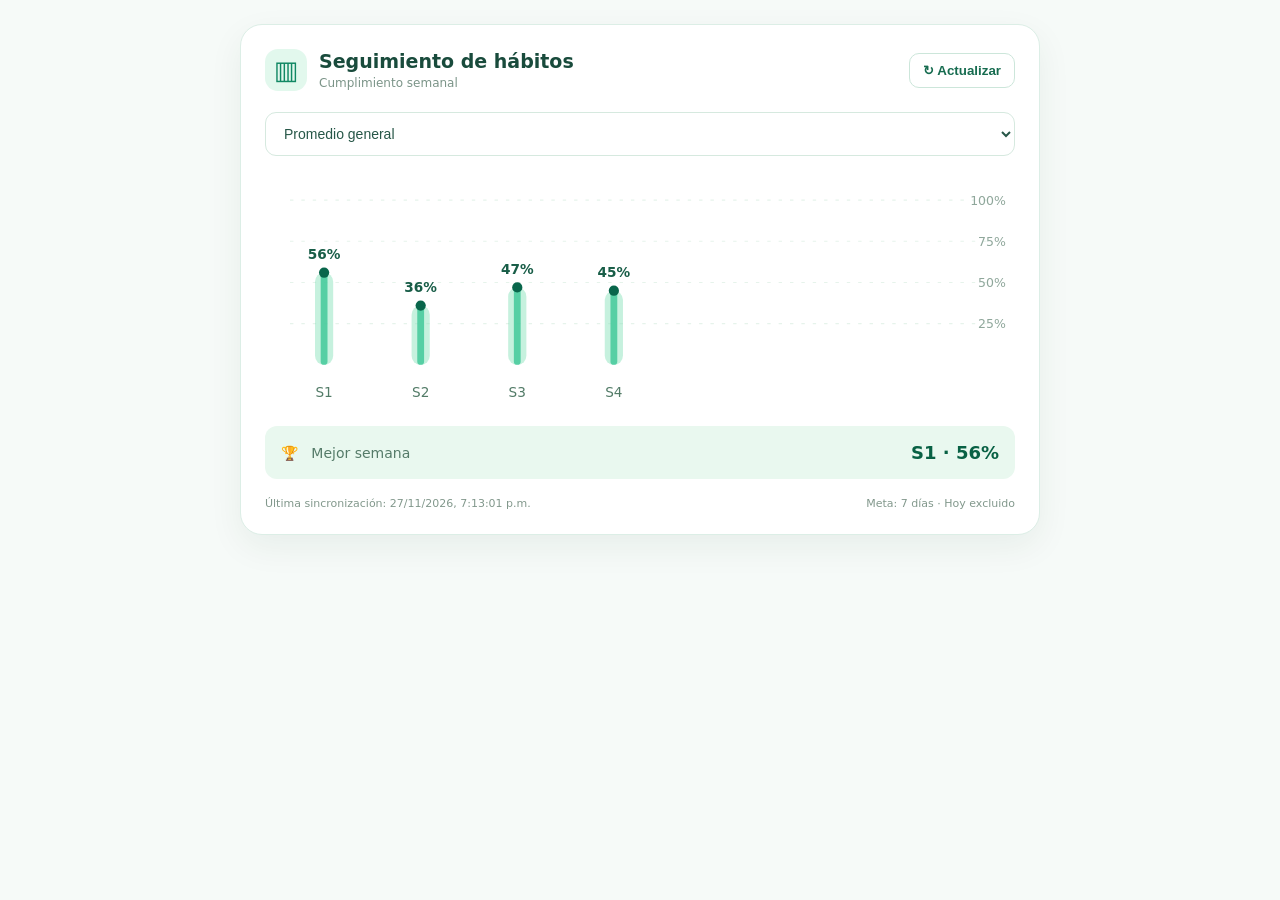
<file: index.html>
<!doctype html>
<html lang="es"><head><meta charset="utf-8"><meta name="viewport" content="width=device-width,initial-scale=1"><title>Seguimiento de hábitos</title><link rel="stylesheet" href="./style.css"></head>
<body><main class="widget">
<header><div class="brand"><span class="brand-icon">▥</span><div><h1>Seguimiento de hábitos</h1><p>Cumplimiento semanal</p></div></div><button id="refresh" type="button" title="Consultar el último archivo sincronizado">↻ Actualizar</button></header>
<label class="sr-only" for="habit">Seleccionar hábito</label><select id="habit"></select>
<div class="chart-area"><svg id="chart" viewBox="0 0 660 220" role="img" aria-label="Porcentajes de cumplimiento por semana"></svg></div>
<div class="best"><span>🏆 &nbsp; Mejor semana</span><strong id="best">Sin datos</strong></div>
<footer><span id="status">Esperando primera sincronización</span><span>Meta: 7 días · Hoy excluido</span></footer>
</main><script src="./script.js"></script></body></html>
</file>
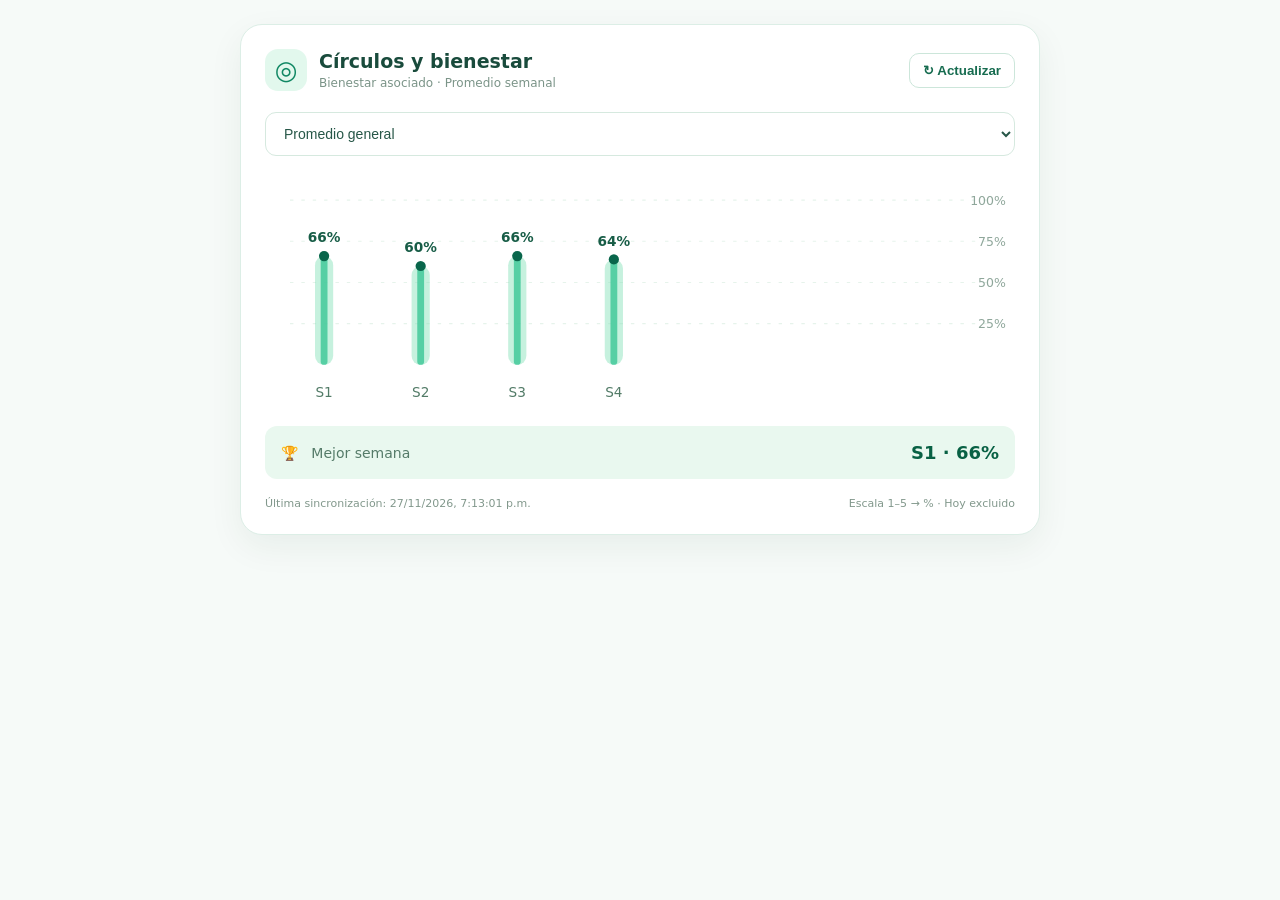
<file: bienestar.html>
<!doctype html>
<html lang="es"><head><meta charset="utf-8"><meta name="viewport" content="width=device-width,initial-scale=1"><title>Círculos y bienestar</title><link rel="stylesheet" href="./style.css"></head>
<body><main class="widget">
<header><div class="brand"><span class="brand-icon">◎</span><div><h1>Círculos y bienestar</h1><p>Bienestar asociado · Promedio semanal</p></div></div><button id="refresh" type="button" title="Consultar el último archivo sincronizado">↻ Actualizar</button></header>
<label class="sr-only" for="circle">Seleccionar círculo social</label><select id="circle"></select>
<div class="chart-area"><svg id="chart" viewBox="0 0 660 220" role="img" aria-label="Bienestar asociado al círculo social por semana"></svg></div>
<div class="best"><span>🏆 &nbsp; Mejor semana</span><strong id="best">Sin datos</strong></div>
<footer><span id="status">Esperando primera sincronización</span><span>Escala 1–5 → % · Hoy excluido</span></footer>
</main><script src="./wellbeing.js?v=2"></script></body></html>
</file>
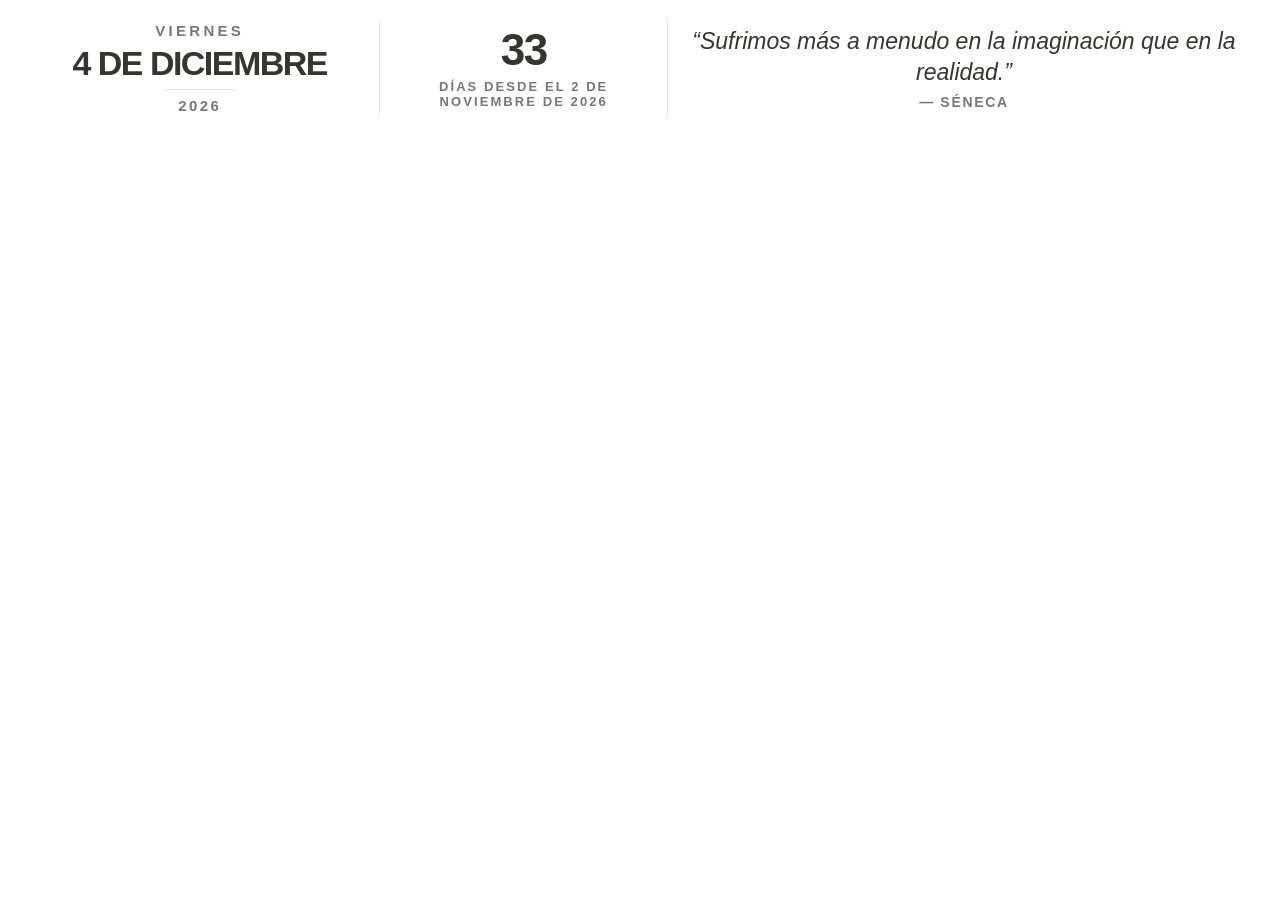
<file: NOTION/fecha-cuenta-regresiva.html>
<!DOCTYPE html>
<html lang="es">
<head>
  <meta charset="UTF-8" />
  <meta name="viewport" content="width=device-width, initial-scale=1.0" />
  <title>ISTO · Fecha y días transcurridos</title>
  <style>
    :root {
      color-scheme: light dark;
      --text: #37352f;
      --muted: #787774;
      --line: rgba(55,53,47,.12);
      --bg: transparent;
    }
    @media (prefers-color-scheme: dark) {
      :root {
        --text: #f1f1ef;
        --muted: #a9a9a6;
        --line: rgba(255,255,255,.12);
      }
    }
    * { box-sizing: border-box; }
    html, body { margin: 0; width: 100%; height: 100%; background: var(--bg); }
    body {
      min-height: 0;
      font-family: Inter, ui-sans-serif, -apple-system, BlinkMacSystemFont, "Segoe UI", sans-serif;
      color: var(--text);
    }
    .widget {
      width: 100%;
      max-width: none;
      padding: 14px 20px;
      text-align: center;
    }
    .top {
      display: grid;
      grid-template-columns: minmax(0, 1fr) minmax(0, .8fr) minmax(0, 1.65fr);
      align-items: center;
      gap: 0;
    }
    .date-panel, .countdown, .stoic { min-width: 0; padding: 8px 16px; }
    .countdown, .stoic { border-left: 1px solid var(--line); }
    .weekday {
      margin: 0 0 7px;
      font-size: clamp(12px, 2vw, 15px);
      font-weight: 650;
      letter-spacing: .22em;
      color: var(--muted);
    }
    .date {
      margin: 0;
      font-size: clamp(24px, 3.3vw, 34px);
      line-height: 1.05;
      font-weight: 720;
      letter-spacing: -0.045em;
    }
    .year {
      display: inline-block;
      margin-top: 7px;
      padding-top: 7px;
      min-width: 72px;
      border-top: 1px solid var(--line);
      font-size: clamp(12px, 2vw, 15px);
      font-weight: 550;
      letter-spacing: .16em;
      color: var(--muted);
    }
    .countdown { margin: 0; }
    .countdown-number {
      margin: 0;
      font-size: clamp(34px, 4.3vw, 44px);
      line-height: 1;
      font-weight: 720;
      letter-spacing: -0.035em;
    }
    .countdown-label {
      margin: 7px 0 0;
      font-size: clamp(10px, 1.8vw, 13px);
      font-weight: 600;
      letter-spacing: .16em;
      color: var(--muted);
      text-transform: uppercase;
    }
    .stoic { margin: 0; }
    .quote {
      margin: 0 auto;
      max-width: 680px;
      font-size: clamp(18px, 2.1vw, 23px);
      line-height: 1.32;
      font-style: italic;
    }
    .author {
      margin: 7px 0 0;
      font-size: clamp(12px, 1.5vw, 14px);
      font-weight: 650;
      letter-spacing: .12em;
      color: var(--muted);
      text-transform: uppercase;
    }
    @media (max-width: 620px) {
      .widget { padding: 10px 8px; }
      .top { grid-template-columns: minmax(0, 1fr) minmax(0, 1fr); }
      .date-panel, .countdown, .stoic { padding: 8px; }
      .stoic { grid-column: 1 / -1; border-left: 0; border-top: 1px solid var(--line); padding-top: 12px; }
      .weekday { letter-spacing: .1em; }
      .quote { font-size: clamp(17px, 4vw, 21px); }
      .author { font-size: 12px; }
      .countdown-label { letter-spacing: .05em; }
    }
  </style>
</head>
<body>
  <main class="widget" aria-label="Fecha de hoy y días transcurridos desde el 2 de noviembre de 2026">
    <div class="top">
      <div class="date-panel">
        <p class="weekday" id="weekday"></p>
        <h1 class="date" id="date"></h1>
        <span class="year" id="year"></span>
      </div>
      <section class="countdown" aria-label="Días transcurridos desde el 2 de noviembre de 2026">
        <p class="countdown-number" id="daysLeft"></p>
        <p class="countdown-label" id="countdownLabel">días desde el 2 de noviembre de 2026</p>
      </section>
      <section class="stoic" aria-label="Frase estoica del día">
        <p class="quote" id="quote"></p>
        <p class="author" id="author"></p>
      </section>
    </div>
  </main>

  <script>
    const weekday = document.getElementById('weekday');
    const date = document.getElementById('date');
    const year = document.getElementById('year');
    const daysLeft = document.getElementById('daysLeft');
    const countdownLabel = document.getElementById('countdownLabel');
    const quote = document.getElementById('quote');
    const author = document.getElementById('author');

    const stoicQuotes = [
      ['La felicidad de tu vida depende de la calidad de tus pensamientos.', 'Marco Aurelio'],
      ['Ningún hombre es libre si no es dueño de sí mismo.', 'Epicteto'],
      ['Sufrimos más a menudo en la imaginación que en la realidad.', 'Séneca'],
      ['No busques que los acontecimientos sucedan como quieres; quiere que sucedan como suceden.', 'Epicteto'],
      ['La mejor venganza es no ser como quien causó el daño.', 'Marco Aurelio'],
      ['Mientras vivas, sigue aprendiendo a vivir.', 'Séneca'],
      ['Tienes poder sobre tu mente, no sobre los acontecimientos externos.', 'Marco Aurelio']
    ];

    function renderWidget() {
      const now = new Date();
      const dayName = new Intl.DateTimeFormat('es-MX', { weekday: 'long' }).format(now);
      const day = new Intl.DateTimeFormat('es-MX', { day: 'numeric' }).format(now);
      const month = new Intl.DateTimeFormat('es-MX', { month: 'long' }).format(now);

      weekday.textContent = dayName.toLocaleUpperCase('es-MX');
      date.textContent = `${day} DE ${month.toLocaleUpperCase('es-MX')}`;
      year.textContent = String(now.getFullYear());

      const todayUTC = Date.UTC(now.getFullYear(), now.getMonth(), now.getDate());
      const startUTC = Date.UTC(2026, 10, 2);
      const elapsed = Math.max(0, Math.floor((todayUTC - startUTC) / 86400000) + 1);

      daysLeft.textContent = elapsed;
      countdownLabel.textContent = elapsed === 1
        ? 'día desde el 2 de noviembre de 2026'
        : 'días desde el 2 de noviembre de 2026';

      const startOfYear = new Date(now.getFullYear(), 0, 0);
      const dayOfYear = Math.floor((now - startOfYear) / 86400000);
      const dailyQuote = stoicQuotes[dayOfYear % stoicQuotes.length];
      quote.textContent = `“${dailyQuote[0]}”`;
      author.textContent = `— ${dailyQuote[1]}`;

      document.title = `${dayName} ${day} de ${month} · ${elapsed} días transcurridos`;
    }

    renderWidget();
    setInterval(renderWidget, 60 * 1000);
  </script>
</body>
</html>
</file>
<file: style.css>
:root{font-family:Inter,ui-sans-serif,system-ui,-apple-system,Segoe UI,sans-serif;color:#194b3c;background:#f6faf8}*{box-sizing:border-box}body{margin:0;padding:24px}.widget{max-width:800px;margin:auto;background:white;border:1px solid #dceee6;border-radius:22px;padding:24px;box-shadow:0 12px 34px #123b2710}header,.brand,.best,footer{display:flex;align-items:center;justify-content:space-between;gap:12px}.brand{justify-content:start}.brand-icon{display:grid;place-items:center;width:42px;height:42px;background:#e2f8ed;color:#118864;border-radius:13px;font-size:26px}h1{font-size:19px;margin:0;font-weight:700}p{font-size:12px;color:#7b9488;margin:4px 0 0}button{cursor:pointer;border:1px solid #cce6da;background:#fff;border-radius:10px;padding:9px 13px;color:#176c50;font-weight:600}button:hover{background:#e9f8f0}button:disabled{opacity:.6;cursor:wait}select{width:100%;padding:12px 14px;margin:21px 0 10px;border:1px solid #d6e9df;border-radius:11px;background:#fff;color:#275748;font-size:14px}.chart-area{overflow-x:auto}svg{width:100%;min-width:420px;display:block}.best{margin-top:10px;background:#e9f8ef;padding:16px;border-radius:12px;color:#557b69;font-size:14px}.best strong{color:#086144;font-size:18px}footer{margin-top:18px;color:#82988c;font-size:11px;flex-wrap:wrap}.sr-only{position:absolute;width:1px;height:1px;overflow:hidden;clip:rect(0,0,0,0)}@media(max-width:480px){body{padding:8px}.widget{padding:14px;border-radius:16px}h1{font-size:15px}.best{padding:12px}.best strong{font-size:15px}}
</file>
